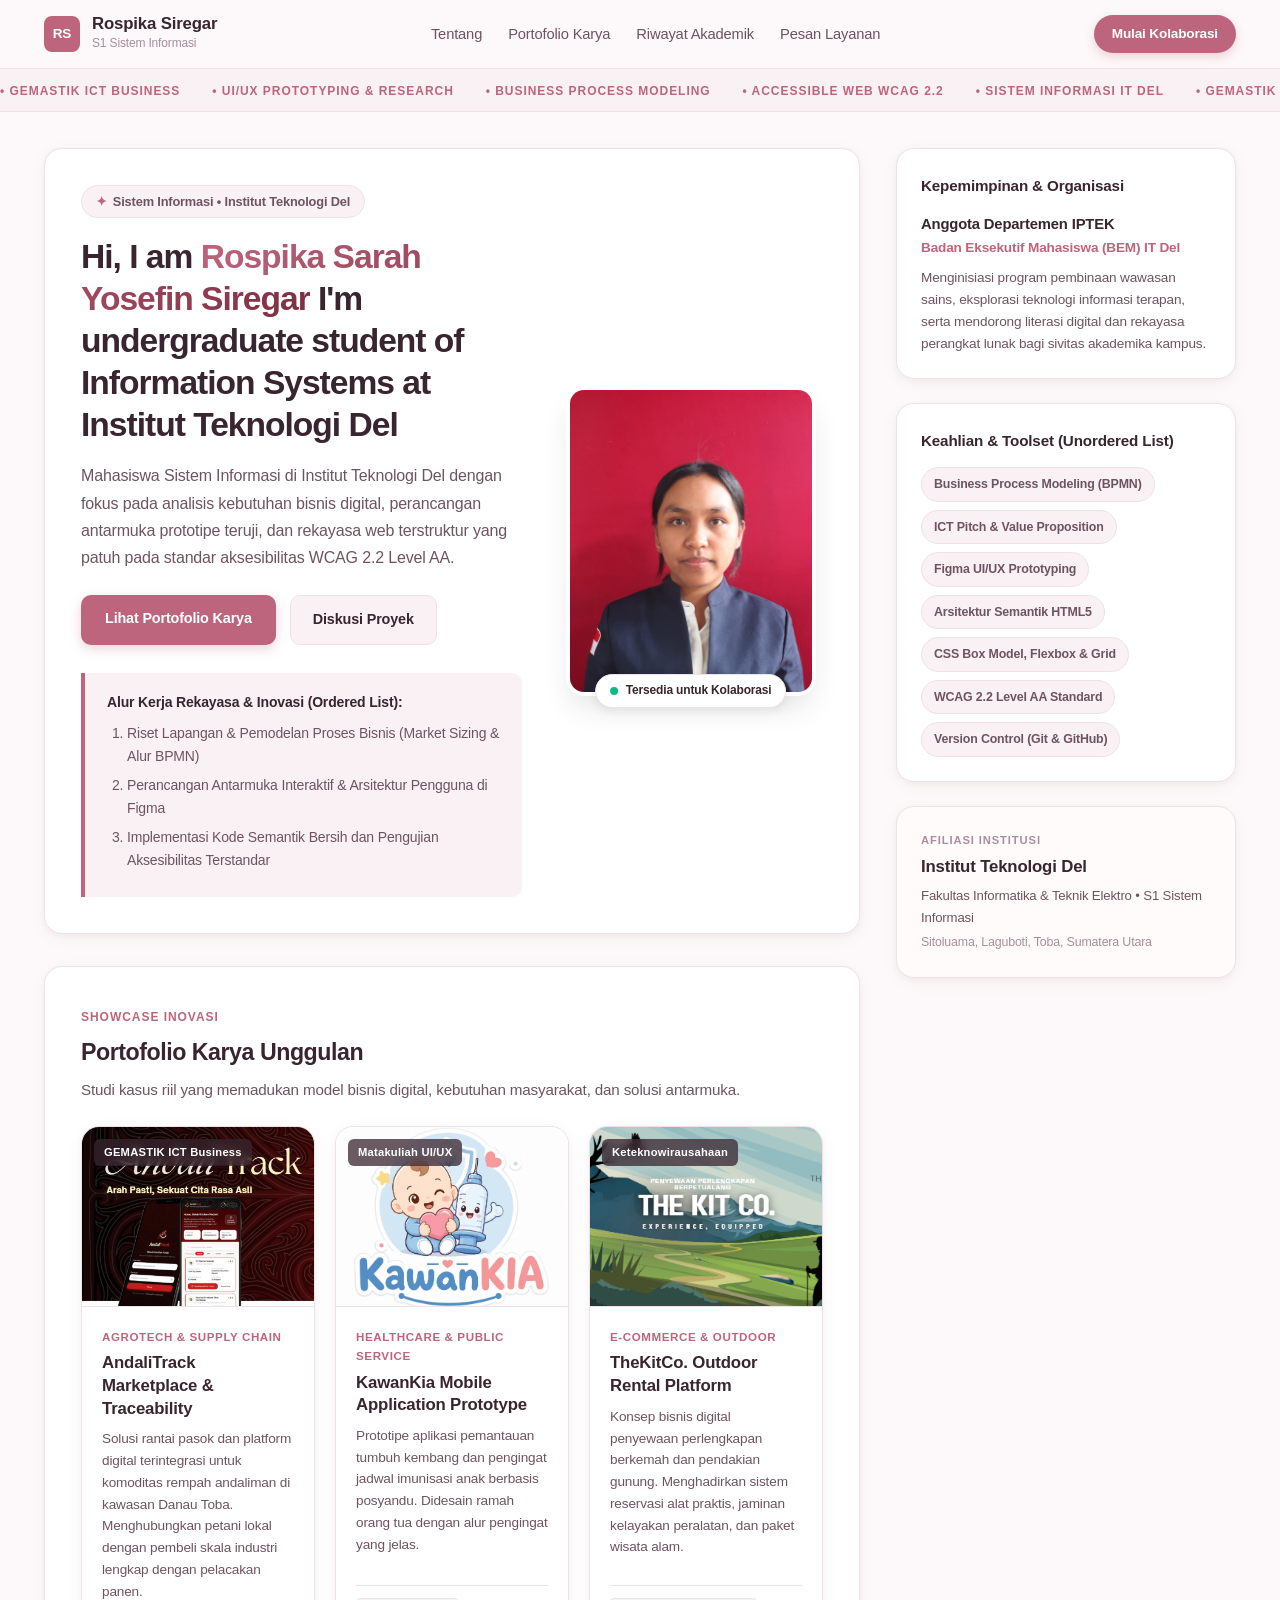
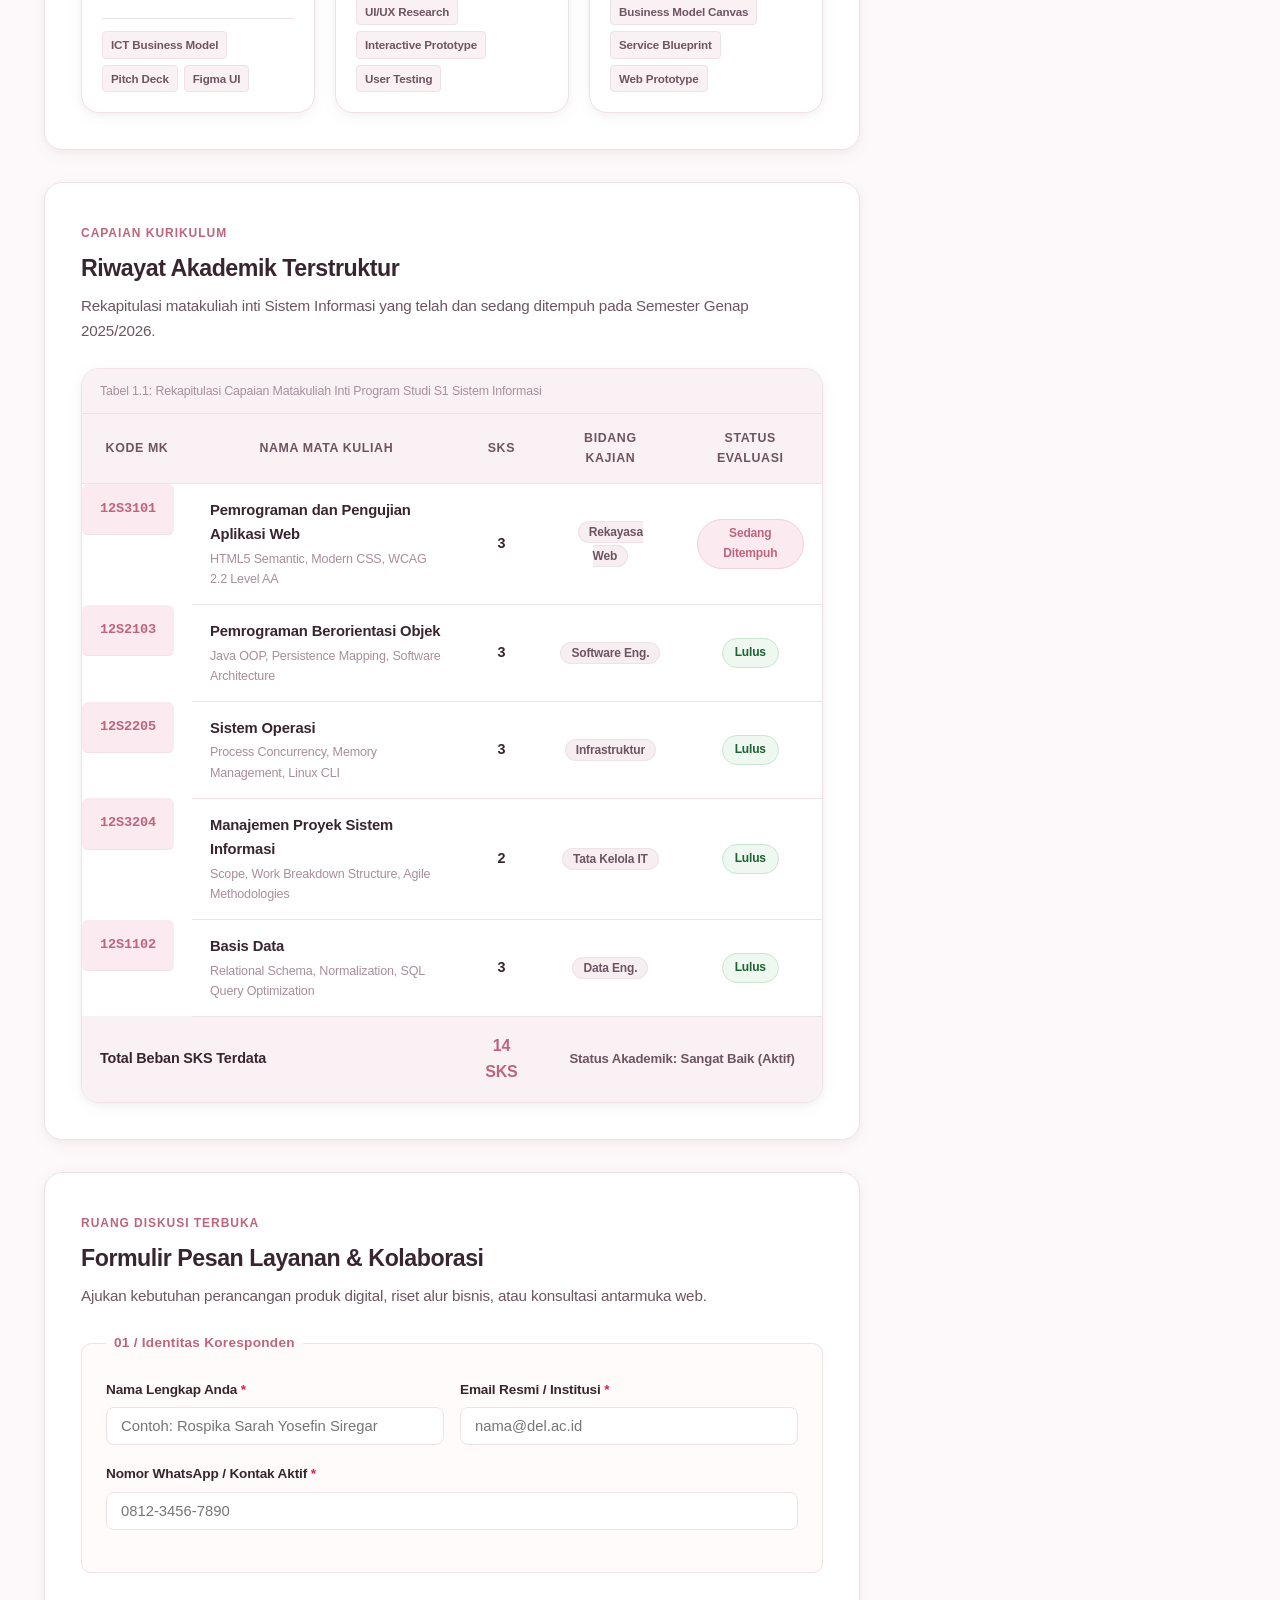
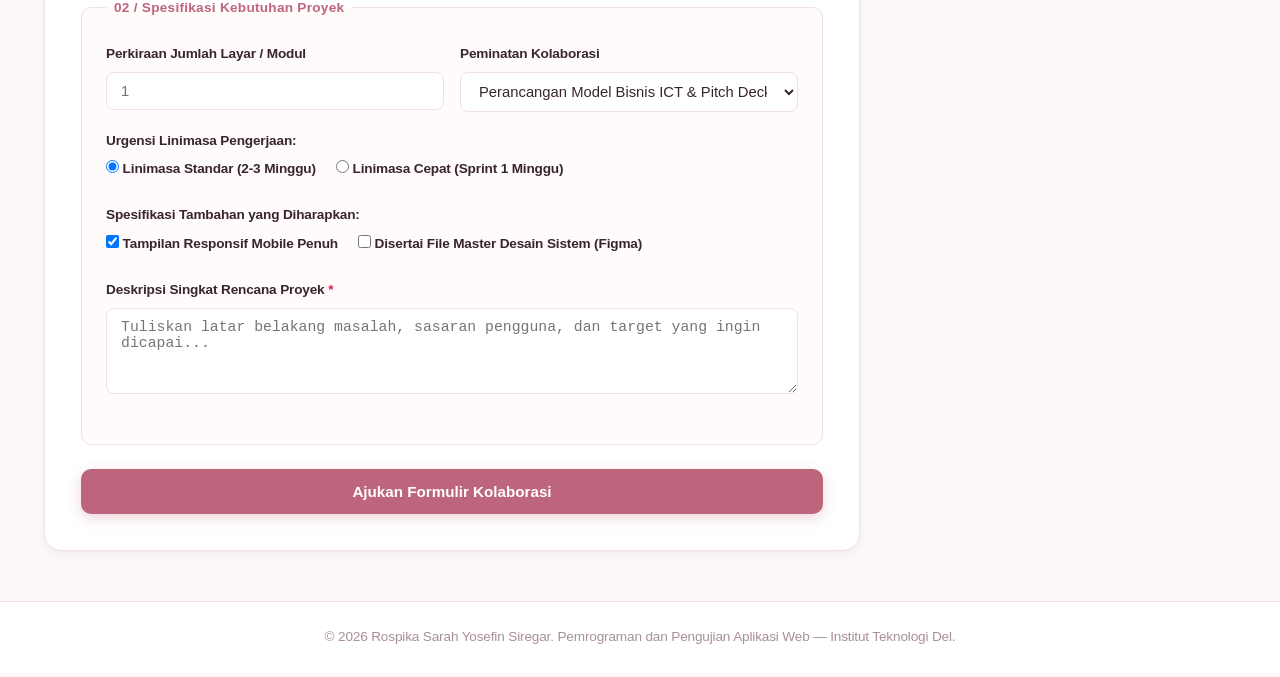
<file: Tugas mandiri/index.html>
<!DOCTYPE html>
<html lang="id">
<head>
  <meta charset="UTF-8">
  <meta name="viewport" content="width=device-width, initial-scale=1.0">
  <title>Rospika Sarah Yosefin Siregar | Portfolio Mahasiswa Sistem Informasi</title>
  <link rel="stylesheet" href="style.css">
</head>
<body>

  <!-- 1. Header & Navigasi Semantik -->
  <header class="navbar-wrapper">
    <div class="nav-container">
      <a href="#" class="brand-monogram">
        <span class="monogram-box">RS</span>
        <div class="brand-text">
          <span class="brand-name">Rospika Siregar</span>
          <span class="brand-role">S1 Sistem Informasi</span>
        </div>
      </a>
      <nav class="nav-links-area">
        <ul class="nav-list">
          <li><a href="#about">Tentang</a></li>
          <li><a href="#projects">Portofolio Karya</a></li>
          <li><a href="#akademik">Riwayat Akademik</a></li>
          <li><a href="#services">Pesan Layanan</a></li>
        </ul>
      </nav>
      <a href="#services" class="cta-pill-nav">Mulai Kolaborasi</a>
    </div>
  </header>

  <!-- Running Ticker Kreatif -->
  <div class="ticker-strip" aria-hidden="true">
    <div class="ticker-track">
      <span>&bull; GEMASTIK ICT BUSINESS</span>
      <span>&bull; UI/UX PROTOTYPING & RESEARCH</span>
      <span>&bull; BUSINESS PROCESS MODELING</span>
      <span>&bull; ACCESSIBLE WEB WCAG 2.2</span>
      <span>&bull; SISTEM INFORMASI IT DEL</span>
      <!-- Seamless loop duplicate -->
      <span>&bull; GEMASTIK ICT BUSINESS</span>
      <span>&bull; UI/UX PROTOTYPING & RESEARCH</span>
      <span>&bull; BUSINESS PROCESS MODELING</span>
      <span>&bull; ACCESSIBLE WEB WCAG 2.2</span>
      <span>&bull; SISTEM INFORMASI IT DEL</span>
    </div>
  </div>

  <!-- 2. Pembungkus Tata Letak Utama -->
  <div class="main-layout">
    
    <main>

      <!-- Section 1: Hero Section (Foto Profesional, Elevator Pitch, Metodologi) -->
      <section id="about" class="editorial-card hero-block">
        <div class="hero-text-side">
          <div class="role-badge">
            <span class="badge-sparkle">✦</span> Sistem Informasi &bull; Institut Teknologi Del
          </div>
          <h1 class="hero-headline">
            Hi, I am <span class="shimmer-text">Rospika Sarah Yosefin Siregar</span> I'm undergraduate student of Information Systems at Institut Teknologi Del
          </h1>
          <p class="hero-pitch">
            Mahasiswa Sistem Informasi di Institut Teknologi Del dengan fokus pada analisis kebutuhan bisnis digital, perancangan antarmuka prototipe teruji, dan rekayasa web terstruktur yang patuh pada standar aksesibilitas WCAG 2.2 Level AA.
          </p>

          <div class="hero-actions">
            <a href="#projects" class="btn-primary-action">Lihat Portofolio Karya</a>
            <a href="#services" class="btn-secondary-action">Diskusi Proyek</a>
          </div>

          <!-- Metodologi Rekayasa (Ordered List Wajib Modul) -->
          <div class="methodology-card">
            <h2 class="sub-heading-method">Alur Kerja Rekayasa & Inovasi (Ordered List):</h2>
            <ol class="workflow-steps">
              <li>Riset Lapangan & Pemodelan Proses Bisnis (Market Sizing & Alur BPMN)</li>
              <li>Perancangan Antarmuka Interaktif & Arsitektur Pengguna di Figma</li>
              <li>Implementasi Kode Semantik Bersih dan Pengujian Aksesibilitas Terstandar</li>
            </ol>
          </div>
        </div>

        <div class="hero-visual-side">
          <div class="portrait-container floating-portrait">
            <img src="profil.JPG" alt="Foto Profil Rospika Sarah Yosefin Siregar" class="portrait-image">
            <div class="status-floating-pill">
              <span class="status-dot-pulse"></span>
              <span>Tersedia untuk Kolaborasi</span>
            </div>
          </div>
        </div>
      </section>

      <!-- Section 2: Portofolio Karya (Galeri Kartu Showcase Interaktif) -->
      <section id="projects" class="editorial-card interactive-hover">
        <div class="section-intro">
          <span class="section-kicker">Showcase Inovasi</span>
          <h2 class="section-title">Portofolio Karya Unggulan</h2>
          <p class="section-summary">Studi kasus riil yang memadukan model bisnis digital, kebutuhan masyarakat, dan solusi antarmuka.</p>
        </div>

        <!-- Grid 3 Kartu Portofolio -->
        <div class="showcase-grid">
          
          <!-- Card 1: AndaliTrack (GEMASTIK ICT Business) -->
          <article class="project-showcase-card">
    <div class="card-image-wrap">
      <img src="andalitrack.png" alt="Preview AndaliTrack" class="card-project-img">
      <span class="card-badge-overlay">GEMASTIK ICT Business</span>
    </div>
    <div class="card-content-body">
      <span class="domain-tag">Agrotech & Supply Chain</span>
      <h3 class="card-heading-title">AndaliTrack Marketplace & Traceability</h3>
      <p class="card-description">
        Solusi rantai pasok dan platform digital terintegrasi untuk komoditas rempah andaliman di kawasan Danau Toba. Menghubungkan petani lokal dengan pembeli skala industri lengkap dengan pelacakan panen.
      </p>
      <div class="tech-stack-row">
        <span>ICT Business Model</span>
        <span>Pitch Deck</span>
        <span>Figma UI</span>
      </div>
    </div>
  </article>

          <!-- Card 2: KawanKia (UI/UX Imunisasi Anak) -->
          <article class="project-showcase-card">
    <div class="card-image-wrap">
      <img src="kawankia.jpg" alt="Preview KawanKia" class="card-project-img">
      <span class="card-badge-overlay">Matakuliah UI/UX</span>
    </div>
    <div class="card-content-body">
      <span class="domain-tag">Healthcare & Public Service</span>
      <h3 class="card-heading-title">KawanKia Mobile Application Prototype</h3>
      <p class="card-description">
        Prototipe aplikasi pemantauan tumbuh kembang dan pengingat jadwal imunisasi anak berbasis posyandu. Didesain ramah orang tua dengan alur pengingat yang jelas.
      </p>
      <div class="tech-stack-row">
        <span>UI/UX Research</span>
        <span>Interactive Prototype</span>
        <span>User Testing</span>
      </div>
    </div>
  </article>

          <!-- Card 3: TheKitCo. (Keteknowirausahaan) -->
          <article class="project-showcase-card">
    <div class="card-image-wrap">
      <img src="thekitco.png" alt="Preview TheKitCo" class="card-project-img">
      <span class="card-badge-overlay">Keteknowirausahaan</span>
    </div>
    <div class="card-content-body">
      <span class="domain-tag">E-Commerce & Outdoor</span>
      <h3 class="card-heading-title">TheKitCo. Outdoor Rental Platform</h3>
      <p class="card-description">
        Konsep bisnis digital penyewaan perlengkapan berkemah dan pendakian gunung. Menghadirkan sistem reservasi alat praktis, jaminan kelayakan peralatan, dan paket wisata alam.
      </p>
      <div class="tech-stack-row">
        <span>Business Model Canvas</span>
        <span>Service Blueprint</span>
        <span>Web Prototype</span>
      </div>
    </div>
  </article>

        </div>
      </section>

      <!-- Section 3: Riwayat Akademik (Tabel Semantik Baru & Elegan) -->
      <section id="akademik" class="editorial-card interactive-hover">
        <div class="section-intro">
          <span class="section-kicker">Capaian Kurikulum</span>
          <h2 class="section-title">Riwayat Akademik Terstruktur</h2>
          <p class="section-summary">Rekapitulasi matakuliah inti Sistem Informasi yang telah dan sedang ditempuh pada Semester Genap 2025/2026.</p>
        </div>

        <div class="table-card-wrapper">
          <div class="table-scroll-layer">
            <table class="academic-table">
              <caption>Tabel 1.1: Rekapitulasi Capaian Matakuliah Inti Program Studi S1 Sistem Informasi</caption>
              <thead>
                <tr>
                  <th scope="col" class="th-code">Kode MK</th>
                  <th scope="col">Nama Mata Kuliah</th>
                  <th scope="col" class="text-center">SKS</th>
                  <th scope="col" class="text-center">Bidang Kajian</th>
                  <th scope="col" class="text-center">Status Evaluasi</th>
                </tr>
              </thead>
              <tbody>
                <tr>
                  <th scope="row" class="code-badge">12S3101</th>
                  <td>
                    <div class="subject-title">Pemrograman dan Pengujian Aplikasi Web</div>
                    <div class="subject-sub">HTML5 Semantic, Modern CSS, WCAG 2.2 Level AA</div>
                  </td>
                  <td class="text-center bold-sks">3</td>
                  <td class="text-center"><span class="category-pill">Rekayasa Web</span></td>
                  <td class="text-center"><span class="status-badge-progress">Sedang Ditempuh</span></td>
                </tr>
                <tr>
                  <th scope="row" class="code-badge">12S2103</th>
                  <td>
                    <div class="subject-title">Pemrograman Berorientasi Objek</div>
                    <div class="subject-sub">Java OOP, Persistence Mapping, Software Architecture</div>
                  </td>
                  <td class="text-center bold-sks">3</td>
                  <td class="text-center"><span class="category-pill">Software Eng.</span></td>
                  <td class="text-center"><span class="status-badge-success">Lulus</span></td>
                </tr>
                <tr>
                  <th scope="row" class="code-badge">12S2205</th>
                  <td>
                    <div class="subject-title">Sistem Operasi</div>
                    <div class="subject-sub">Process Concurrency, Memory Management, Linux CLI</div>
                  </td>
                  <td class="text-center bold-sks">3</td>
                  <td class="text-center"><span class="category-pill">Infrastruktur</span></td>
                  <td class="text-center"><span class="status-badge-success">Lulus</span></td>
                </tr>
                <tr>
                  <th scope="row" class="code-badge">12S3204</th>
                  <td>
                    <div class="subject-title">Manajemen Proyek Sistem Informasi</div>
                    <div class="subject-sub">Scope, Work Breakdown Structure, Agile Methodologies</div>
                  </td>
                  <td class="text-center bold-sks">2</td>
                  <td class="text-center"><span class="category-pill">Tata Kelola IT</span></td>
                  <td class="text-center"><span class="status-badge-success">Lulus</span></td>
                </tr>
                <tr>
                  <th scope="row" class="code-badge">12S1102</th>
                  <td>
                    <div class="subject-title">Basis Data</div>
                    <div class="subject-sub">Relational Schema, Normalization, SQL Query Optimization</div>
                  </td>
                  <td class="text-center bold-sks">3</td>
                  <td class="text-center"><span class="category-pill">Data Eng.</span></td>
                  <td class="text-center"><span class="status-badge-success">Lulus</span></td>
                </tr>
              </tbody>
              <tfoot>
                <tr>
                  <td colspan="2" class="tfoot-label">Total Beban SKS Terdata</td>
                  <td class="text-center tfoot-val">14 SKS</td>
                  <td colspan="2" class="text-center tfoot-sub">Status Akademik: Sangat Baik (Aktif)</td>
                </tr>
              </tfoot>
            </table>
          </div>
        </div>
      </section>

      <!-- Section 4: Formulir Pemesanan Layanan / Konsultasi -->
      <section id="services" class="editorial-card interactive-hover">
        <div class="section-intro">
          <span class="section-kicker">Ruang Diskusi Terbuka</span>
          <h2 class="section-title">Formulir Pesan Layanan & Kolaborasi</h2>
          <p class="section-summary">Ajukan kebutuhan perancangan produk digital, riset alur bisnis, atau konsultasi antarmuka web.</p>
        </div>

        <form class="consultation-form" action="#" method="POST">
          
          <!-- Fieldset 1 -->
          <fieldset class="clean-fieldset">
            <legend>01 / Identitas Koresponden</legend>

            <div class="grid-form-row">
              <div class="form-control-item">
                <label for="fullName">Nama Lengkap Anda <span class="required-indicator">*</span></label>
                <input type="text" id="fullName" name="fullName" class="form-text-input" required placeholder="Contoh: Rospika Sarah Yosefin Siregar">
              </div>

              <div class="form-control-item">
                <label for="userEmail">Email Resmi / Institusi <span class="required-indicator">*</span></label>
                <input type="email" id="userEmail" name="userEmail" class="form-text-input" required placeholder="nama@del.ac.id">
              </div>
            </div>

            <div class="form-control-item">
              <label for="userPhone">Nomor WhatsApp / Kontak Aktif <span class="required-indicator">*</span></label>
              <input type="tel" id="userPhone" name="userPhone" class="form-text-input" required placeholder="0812-3456-7890">
            </div>
          </fieldset>

          <!-- Fieldset 2 -->
          <fieldset class="clean-fieldset">
            <legend>02 / Spesifikasi Kebutuhan Proyek</legend>

            <div class="grid-form-row">
              <div class="form-control-item">
                <label for="pageScope">Perkiraan Jumlah Layar / Modul</label>
                <input type="number" id="pageScope" name="pageScope" class="form-text-input" min="1" max="30" placeholder="1">
              </div>

              <div class="form-control-item">
                <label for="serviceCategory">Peminatan Kolaborasi</label>
                <select id="serviceCategory" name="serviceCategory" class="form-text-input">
                  <option value="ict-business">Perancangan Model Bisnis ICT & Pitch Deck</option>
                  <option value="uiux-prototype">UI/UX Prototyping & Riset Pengguna (Figma)</option>
                  <option value="accessible-web">Frontend Semantik HTML5 & Aksesibilitas WCAG</option>
                </select>
              </div>
            </div>

            <div class="form-control-item">
              <span class="label-heading">Urgensi Linimasa Pengerjaan:</span>
              <div class="inline-options-wrap">
                <label class="custom-radio-label">
                  <input type="radio" name="projectTimeline" value="normal" checked> Linimasa Standar (2-3 Minggu)
                </label>
                <label class="custom-radio-label">
                  <input type="radio" name="projectTimeline" value="express"> Linimasa Cepat (Sprint 1 Minggu)
                </label>
              </div>
            </div>

            <div class="form-control-item">
              <span class="label-heading">Spesifikasi Tambahan yang Diharapkan:</span>
              <div class="inline-options-wrap">
                <label class="custom-check-label">
                  <input type="checkbox" name="reqResponsive" value="yes" checked> Tampilan Responsif Mobile Penuh
                </label>
                <label class="custom-check-label">
                  <input type="checkbox" name="reqFigma" value="yes"> Disertai File Master Desain Sistem (Figma)
                </label>
              </div>
            </div>

            <div class="form-control-item">
              <label for="projectDetails">Deskripsi Singkat Rencana Proyek <span class="required-indicator">*</span></label>
              <textarea id="projectDetails" name="projectDetails" rows="4" class="form-text-input" required placeholder="Tuliskan latar belakang masalah, sasaran pengguna, dan target yang ingin dicapai..."></textarea>
            </div>
          </fieldset>

          <button type="submit" class="submit-button">Ajukan Formulir Kolaborasi</button>
        </form>
      </section>

    </main>

    <!-- 3. Sidebar Semantik (Aside): BEM IPTEK & Keahlian Teknis (Unordered List) -->
    <aside class="sidebar-column">
      
      <!-- Widget Organisasi: BEM IT Del IPTEK -->
      <div class="aside-panel-card interactive-hover">
        <h3 class="panel-heading">Kepemimpinan & Organisasi</h3>
        <div class="org-item">
          <div class="org-role">Anggota Departemen IPTEK</div>
          <div class="org-name">Badan Eksekutif Mahasiswa (BEM) IT Del</div>
          <p class="org-desc">
            Menginisiasi program pembinaan wawasan sains, eksplorasi teknologi informasi terapan, serta mendorong literasi digital dan rekayasa perangkat lunak bagi sivitas akademika kampus.
          </p>
        </div>
      </div>

      <!-- Widget Keahlian Teknis (Unordered List Wajib Modul) -->
      <div class="aside-panel-card interactive-hover">
        <h3 class="panel-heading">Keahlian & Toolset (Unordered List)</h3>
        <ul class="skills-pill-list">
          <li>Business Process Modeling (BPMN)</li>
          <li>ICT Pitch & Value Proposition</li>
          <li>Figma UI/UX Prototyping</li>
          <li>Arsitektur Semantik HTML5</li>
          <li>CSS Box Model, Flexbox & Grid</li>
          <li>WCAG 2.2 Level AA Standard</li>
          <li>Version Control (Git & GitHub)</li>
        </ul>
      </div>

      <!-- Widget Afiliasi Akademik -->
      <div class="aside-panel-card highlight-panel">
        <div class="badge-mini">Afiliasi Institusi</div>
        <div class="inst-title">Institut Teknologi Del</div>
        <p class="inst-sub">Fakultas Informatika & Teknik Elektro &bull; S1 Sistem Informasi</p>
        <p class="inst-loc">Sitoluama, Laguboti, Toba, Sumatera Utara</p>
      </div>

    </aside>

  </div>

  <!-- 4. Footer Semantik -->
  <footer class="site-footer">
    <div class="footer-content">
      <p>&copy; 2026 Rospika Sarah Yosefin Siregar. Pemrograman dan Pengujian Aplikasi Web — Institut Teknologi Del.</p>
    </div>
  </footer>

</body>
</html>
</file>
<file: Tugas mandiri/style.css>
/* ==========================================================
   1. THE CSS BOX MODEL & UNIVERSAL RESET (WAJIB MODUL)
   ========================================================== */
*, *::before, *::after {
  box-sizing: border-box;
  margin: 0;
  padding: 0;
}

/* ==========================================================
   2. PALET WARNA 60-30-10: SOFT PINK PASTEL / DUSTY ROSE
   ========================================================== */
:root {
  /* 60% Dominan Netral (Soft Blush & Warm White) */
  --bg-sand: #fdf8f9;
  --bg-card: #ffffff;
  
  /* 30% Tipografi & Struktur (Plum Gelap & Soft Rose Border) */
  --text-primary: #38252f;      /* Plum arang tegas untuk keterbacaan judul */
  --text-secondary: #6e5461;    /* Plum medium lembut untuk teks */
  --text-light: #a88e9c;        /* Aksen teks sekunder & kode */
  --border-delicate: #f0e1e6;   /* Border pink pastel sangat lembut */
  --card-subtle: #faf1f4;       /* Latar blok sekunder */
  
  /* 10% Aksen Aksi (Warm Dusty Rose / Mauve Pink) */
  --accent-action: #bd657c;
  --accent-action-hover: #a35066;
  --accent-tint: #fbeaf0;
  --accent-tag-border: #f4cfdc;
  
  /* Radius & Bayangan Lembut */
  --radius-card: 18px;
  --radius-input: 10px;
  --shadow-warm: 0 4px 20px -2px rgba(56, 37, 47, 0.05), 0 2px 6px rgba(56, 37, 47, 0.03);
}

body {
  font-family: -apple-system, BlinkMacSystemFont, "Segoe UI", Roboto, "Helvetica Neue", sans-serif;
  background-color: var(--bg-sand);
  color: var(--text-primary);
  line-height: 1.65;
  letter-spacing: -0.01em;
  overflow-x: hidden;
}

/* ==========================================================
   3. NAVBAR ELEGAN & RUNNING TEXT
   ========================================================== */
.navbar-wrapper {
  position: sticky;
  top: 0;
  z-index: 1000;
  background-color: rgba(253, 248, 249, 0.94);
  backdrop-filter: blur(12px);
  border-bottom: 1px solid var(--border-delicate);
}

.nav-container {
  max-width: 1240px;
  margin: 0 auto;
  padding: 14px 24px;
  display: flex;
  align-items: center;
  justify-content: space-between;
}

.brand-monogram {
  display: flex;
  align-items: center;
  gap: 12px;
  text-decoration: none;
}

.monogram-box {
  background-color: var(--accent-action);
  color: #ffffff;
  font-size: 0.85rem;
  font-weight: 700;
  width: 36px;
  height: 36px;
  display: flex;
  align-items: center;
  justify-content: center;
  border-radius: 8px;
  transition: transform 0.3s ease;
}

.brand-monogram:hover .monogram-box {
  transform: rotate(6deg) scale(1.05);
}

.brand-text {
  display: flex;
  flex-direction: column;
}

.brand-name {
  font-weight: 700;
  font-size: 1.05rem;
  color: var(--text-primary);
  line-height: 1.2;
}

.brand-role {
  font-size: 0.75rem;
  color: var(--text-light);
  font-weight: 500;
}

.nav-links-area ul {
  display: flex;
  list-style: none;
  gap: 26px;
}

.nav-links-area a {
  text-decoration: none;
  color: var(--text-secondary);
  font-size: 0.92rem;
  font-weight: 500;
  position: relative;
  transition: color 0.2s ease;
}

.nav-links-area a::after {
  content: "";
  position: absolute;
  bottom: -4px;
  left: 0;
  width: 0%;
  height: 2px;
  background-color: var(--accent-action);
  transition: width 0.25s ease;
}

.nav-links-area a:hover {
  color: var(--accent-action);
}

.nav-links-area a:hover::after {
  width: 100%;
}

.cta-pill-nav {
  text-decoration: none;
  background-color: var(--accent-action);
  color: #ffffff;
  padding: 8px 18px;
  border-radius: 999px;
  font-size: 0.85rem;
  font-weight: 600;
  box-shadow: 0 4px 10px rgba(189, 101, 124, 0.25);
  transition: background-color 0.2s ease, transform 0.2s ease;
}

.cta-pill-nav:hover {
  background-color: var(--accent-action-hover);
  transform: translateY(-2px);
}

/* Running Ticker */
.ticker-strip {
  background-color: var(--card-subtle);
  border-bottom: 1px solid var(--border-delicate);
  padding: 8px 0;
  overflow: hidden;
  white-space: nowrap;
  user-select: none;
}

.ticker-track {
  display: inline-flex;
  gap: 32px;
  font-size: 0.75rem;
  font-weight: 700;
  letter-spacing: 0.08em;
  color: var(--accent-action);
  animation: scrollTicker 24s linear infinite;
}

.ticker-strip:hover .ticker-track {
  animation-play-state: paused;
}

@keyframes scrollTicker {
  0% { transform: translateX(0); }
  100% { transform: translateX(-50%); }
}

/* ==========================================================
   4. TATA LETAK UTAMA (CSS GRID)
   ========================================================== */
.main-layout {
  max-width: 1240px;
  margin: 36px auto;
  padding: 0 24px;
  display: grid;
  grid-template-columns: 1fr 340px;
  gap: 36px;
  align-items: start;
}

main {
  display: flex;
  flex-direction: column;
  gap: 32px;
}

.sidebar-column {
  display: flex;
  flex-direction: column;
  gap: 24px;
}

/* ==========================================================
   5. EDITORIAL CARD DESIGN & HOVER
   ========================================================== */
.editorial-card {
  background-color: var(--bg-card);
  border: 1px solid var(--border-delicate);
  border-radius: var(--radius-card);
  padding: 36px;
  box-shadow: var(--shadow-warm);
  transition: transform 0.3s ease, box-shadow 0.3s ease;
}

.interactive-hover:hover {
  transform: translateY(-3px);
  box-shadow: 0 10px 28px -4px rgba(189, 101, 124, 0.12);
}

.section-intro {
  margin-bottom: 24px;
}

.section-kicker {
  font-size: 0.75rem;
  font-weight: 700;
  text-transform: uppercase;
  letter-spacing: 0.08em;
  color: var(--accent-action);
}

.section-title {
  font-size: 1.45rem;
  font-weight: 700;
  color: var(--text-primary);
  margin-top: 4px;
  letter-spacing: -0.02em;
}

.section-summary {
  font-size: 0.95rem;
  color: var(--text-secondary);
  margin-top: 6px;
}

/* ==========================================================
   6. HERO SECTION
   ========================================================== */
.hero-block {
  display: grid;
  grid-template-columns: 1.25fr 0.75fr;
  gap: 36px;
  align-items: center;
}

.role-badge {
  display: inline-flex;
  align-items: center;
  gap: 6px;
  background-color: var(--card-subtle);
  color: var(--text-secondary);
  font-size: 0.8rem;
  font-weight: 600;
  padding: 5px 14px;
  border-radius: 999px;
  margin-bottom: 18px;
  border: 1px solid var(--border-delicate);
}

.badge-sparkle {
  color: var(--accent-action);
}

.hero-headline {
  font-size: 2.1rem;
  line-height: 1.25;
  font-weight: 800;
  color: var(--text-primary);
  letter-spacing: -0.03em;
  margin-bottom: 16px;
}

.shimmer-text {
  background: linear-gradient(120deg, #bd657c 0%, #802f43 50%, #bd657c 100%);
  background-size: 200% auto;
  -webkit-background-clip: text;
  -webkit-text-fill-color: transparent;
  animation: shimmerGradient 4s ease-in-out infinite alternate;
}

@keyframes shimmerGradient {
  0% { background-position: 0% 50%; }
  100% { background-position: 100% 50%; }
}

.hero-pitch {
  font-size: 1rem;
  color: var(--text-secondary);
  line-height: 1.7;
  margin-bottom: 24px;
}

.hero-actions {
  display: flex;
  gap: 14px;
  margin-bottom: 28px;
}

.btn-primary-action {
  text-decoration: none;
  background-color: var(--accent-action);
  color: #ffffff;
  font-size: 0.9rem;
  font-weight: 600;
  padding: 12px 24px;
  border-radius: var(--radius-input);
  box-shadow: 0 4px 12px rgba(189, 101, 124, 0.28);
  transition: all 0.25s ease;
}

.btn-primary-action:hover {
  background-color: var(--accent-action-hover);
  transform: translateY(-2px);
  box-shadow: 0 8px 18px rgba(189, 101, 124, 0.35);
}

.btn-secondary-action {
  text-decoration: none;
  background-color: var(--card-subtle);
  color: var(--text-primary);
  border: 1px solid var(--border-delicate);
  font-size: 0.9rem;
  font-weight: 600;
  padding: 12px 22px;
  border-radius: var(--radius-input);
  transition: background-color 0.2s ease, transform 0.2s ease;
}

.btn-secondary-action:hover {
  background-color: #f6e6ec;
  transform: translateY(-2px);
}

.methodology-card {
  background-color: var(--card-subtle);
  border-left: 4px solid var(--accent-action);
  padding: 18px 22px;
  border-radius: 0 var(--radius-input) var(--radius-input) 0;
}

.sub-heading-method {
  font-size: 0.875rem;
  font-weight: 700;
  color: var(--text-primary);
  margin-bottom: 8px;
}

.workflow-steps {
  padding-left: 20px;
  font-size: 0.875rem;
  color: var(--text-secondary);
}

.workflow-steps li {
  margin-bottom: 6px;
}

/* Portrait Visual Hero */
.hero-visual-side {
  display: flex;
  justify-content: center;
}

.portrait-container {
  position: relative;
  width: 250px;
  height: 310px;
  background-color: var(--card-subtle);
  border-radius: var(--radius-card);
}

.floating-portrait {
  animation: floatMotion 5s ease-in-out infinite;
}

@keyframes floatMotion {
  0%, 100% { transform: translateY(0px); }
  50% { transform: translateY(-8px); }
}

.portrait-image {
  display: block;
  width: 100%;
  height: 100%;
  object-fit: cover;
  object-position: center top;
  border-radius: var(--radius-card);
  border: 4px solid #ffffff;
  box-shadow: 0 16px 30px -8px rgba(56, 37, 47, 0.15);
  background-color: var(--card-subtle);
}

.status-floating-pill {
  position: absolute;
  bottom: -12px;
  left: 50%;
  transform: translateX(-50%);
  background-color: #ffffff;
  border: 1px solid var(--border-delicate);
  padding: 6px 14px;
  border-radius: 999px;
  display: flex;
  align-items: center;
  gap: 8px;
  font-size: 0.75rem;
  font-weight: 600;
  color: var(--text-primary);
  white-space: nowrap;
  box-shadow: 0 4px 10px rgba(56, 37, 47, 0.08);
}

.status-dot-pulse {
  width: 8px;
  height: 8px;
  border-radius: 50%;
  background-color: #10b981;
  box-shadow: 0 0 0 0 rgba(16, 185, 129, 0.7);
  animation: pulseGreen 2s infinite;
}

@keyframes pulseGreen {
  0% { box-shadow: 0 0 0 0 rgba(16, 185, 129, 0.6); }
  70% { box-shadow: 0 0 0 7px rgba(16, 185, 129, 0); }
  100% { box-shadow: 0 0 0 0 rgba(16, 185, 129, 0); }
}

/* ==========================================================
   7. GALERI KARTU PORTOFOLIO KARYA (CSS GRID MODERN & GAMBAR)
   ========================================================== */
.showcase-grid {
  display: grid;
  grid-template-columns: repeat(3, 1fr);
  gap: 20px;
}

.project-showcase-card {
  background-color: #ffffff;
  border: 1px solid var(--border-delicate);
  border-radius: var(--radius-card);
  overflow: hidden;
  display: flex;
  flex-direction: column;
  box-shadow: var(--shadow-warm);
  transition: transform 0.25s ease, box-shadow 0.25s ease;
}

.project-showcase-card:hover {
  transform: translateY(-4px);
  box-shadow: 0 12px 24px -4px rgba(189, 101, 124, 0.18);
}

.card-image-wrap {
  position: relative;
  width: 100%;
  height: 180px;
  overflow: hidden;
  background-color: var(--card-subtle);
  border-bottom: 1px solid var(--border-delicate);
}

.card-project-img {
  width: 100%;
  height: 100%;
  object-fit: cover;
  object-position: center;
  transition: transform 0.3s ease;
}

.project-showcase-card:hover .card-project-img {
  transform: scale(1.05);
}

.card-badge-overlay {
  position: absolute;
  top: 12px;
  left: 12px;
  background: rgba(56, 37, 47, 0.75);
  backdrop-filter: blur(4px);
  color: #ffffff;
  font-size: 0.7rem;
  font-weight: 700;
  padding: 4px 10px;
  border-radius: 6px;
  letter-spacing: 0.02em;
}

.card-content-body {
  padding: 20px;
  display: flex;
  flex-direction: column;
  flex-grow: 1;
}

.domain-tag {
  font-size: 0.725rem;
  font-weight: 700;
  text-transform: uppercase;
  letter-spacing: 0.05em;
  color: var(--accent-action);
  margin-bottom: 6px;
}

.card-heading-title {
  font-size: 1.05rem;
  font-weight: 700;
  color: var(--text-primary);
  margin-bottom: 8px;
  line-height: 1.35;
}

.card-description {
  font-size: 0.85rem;
  color: var(--text-secondary);
  line-height: 1.6;
  margin-bottom: 16px;
  flex-grow: 1;
}

.tech-stack-row {
  display: flex;
  flex-wrap: wrap;
  gap: 6px;
  border-top: 1px solid var(--border-delicate);
  padding-top: 12px;
}

.tech-stack-row span {
  background-color: var(--card-subtle);
  color: var(--text-secondary);
  font-size: 0.725rem;
  font-weight: 600;
  padding: 3px 8px;
  border-radius: 4px;
  border: 1px solid var(--border-delicate);
}

/* ==========================================================
   8. TABEL RIWAYAT AKADEMIK
   ========================================================== */
.table-card-wrapper {
  background-color: #ffffff;
  border: 1px solid var(--border-delicate);
  border-radius: var(--radius-card);
  overflow: hidden;
  box-shadow: var(--shadow-warm);
}

.table-scroll-layer {
  overflow-x: auto;
}

.academic-table {
  width: 100%;
  border-collapse: collapse;
  font-size: 0.9rem;
}

.academic-table caption {
  font-size: 0.775rem;
  color: var(--text-light);
  text-align: left;
  padding: 12px 18px;
  background-color: var(--card-subtle);
  border-bottom: 1px solid var(--border-delicate);
}

.academic-table th, .academic-table td {
  padding: 14px 18px;
  border-bottom: 1px solid var(--border-delicate);
  vertical-align: middle;
}

.academic-table thead th {
  background-color: var(--card-subtle);
  font-size: 0.775rem;
  font-weight: 700;
  text-transform: uppercase;
  letter-spacing: 0.05em;
  color: var(--text-secondary);
}

.th-code {
  width: 110px;
}

.code-badge {
  font-family: monospace;
  font-weight: 700;
  color: var(--accent-action);
  background-color: var(--accent-tint);
  padding: 4px 8px;
  border-radius: 6px;
  display: inline-block;
  font-size: 0.85rem;
}

.subject-title {
  font-weight: 700;
  color: var(--text-primary);
  font-size: 0.925rem;
}

.subject-sub {
  font-size: 0.785rem;
  color: var(--text-light);
  margin-top: 2px;
}

.bold-sks {
  font-weight: 700;
  color: var(--text-primary);
}

.category-pill {
  background-color: #f7eef2;
  color: var(--text-secondary);
  font-size: 0.75rem;
  font-weight: 600;
  padding: 3px 10px;
  border-radius: 999px;
  border: 1px solid var(--border-delicate);
}

.status-badge-success {
  background-color: #eef7f0;
  color: #1b6330;
  border: 1px solid #c8e7cf;
  font-size: 0.75rem;
  font-weight: 700;
  padding: 4px 12px;
  border-radius: 999px;
  display: inline-block;
}

.status-badge-progress {
  background-color: var(--accent-tint);
  color: var(--accent-action);
  border: 1px solid var(--accent-tag-border);
  font-size: 0.75rem;
  font-weight: 700;
  padding: 4px 12px;
  border-radius: 999px;
  display: inline-block;
}

.text-center {
  text-align: center;
}

.academic-table tfoot td {
  background-color: var(--card-subtle);
  padding: 16px 18px;
  border-bottom: none;
}

.tfoot-label {
  font-weight: 700;
  color: var(--text-primary);
}

.tfoot-val {
  font-weight: 800;
  font-size: 1rem;
  color: var(--accent-action);
}

.tfoot-sub {
  font-size: 0.825rem;
  font-weight: 600;
  color: var(--text-secondary);
}

/* ==========================================================
   9. FORMULIR BERSIH & WCAG FOCUS STATE
   ========================================================== */
.clean-fieldset {
  border: 1px solid var(--border-delicate);
  border-radius: var(--radius-input);
  padding: 24px;
  margin-bottom: 24px;
  background-color: #fffbfa;
}

.clean-fieldset legend {
  font-size: 0.85rem;
  font-weight: 700;
  color: var(--accent-action);
  padding: 0 8px;
  letter-spacing: 0.02em;
}

.grid-form-row {
  display: flex;
  gap: 16px;
}

.form-control-item {
  margin-bottom: 18px;
  flex: 1;
}

.form-control-item label, .label-heading {
  display: block;
  font-size: 0.85rem;
  font-weight: 600;
  margin-bottom: 6px;
  color: var(--text-primary);
}

.required-indicator {
  color: #e11d48;
}

.form-text-input {
  width: 100%;
  padding: 10px 14px;
  font-size: 0.925rem;
  border: 1px solid var(--border-delicate);
  border-radius: 8px;
  background-color: #ffffff;
  color: var(--text-primary);
  transition: border-color 0.2s, box-shadow 0.2s;
}

.form-text-input:focus {
  outline: none;
  border-color: var(--accent-action);
  box-shadow: 0 0 0 3.5px rgba(189, 101, 124, 0.22);
}

.inline-options-wrap {
  display: flex;
  gap: 20px;
  margin-top: 6px;
}

.custom-radio-label, .custom-check-label {
  display: inline-flex;
  align-items: center;
  gap: 8px;
  font-size: 0.85rem;
  font-weight: 500;
  color: var(--text-secondary);
  cursor: pointer;
}

.submit-button {
  width: 100%;
  background-color: var(--accent-action);
  color: #ffffff;
  border: none;
  padding: 14px;
  border-radius: var(--radius-input);
  font-size: 0.95rem;
  font-weight: 700;
  cursor: pointer;
  box-shadow: 0 4px 14px rgba(189, 101, 124, 0.28);
  transition: background-color 0.2s ease, transform 0.15s ease, box-shadow 0.2s ease;
}

.submit-button:hover {
  background-color: var(--accent-action-hover);
  transform: translateY(-2px);
  box-shadow: 0 8px 18px rgba(189, 101, 124, 0.35);
}

/* ==========================================================
   10. SIDEBAR
   ========================================================== */
.aside-panel-card {
  background-color: var(--bg-card);
  border: 1px solid var(--border-delicate);
  border-radius: var(--radius-card);
  padding: 24px;
  box-shadow: var(--shadow-warm);
}

.panel-heading {
  font-size: 0.95rem;
  font-weight: 700;
  margin-bottom: 14px;
  color: var(--text-primary);
  letter-spacing: -0.01em;
}

.org-role {
  font-size: 0.925rem;
  font-weight: 700;
  color: var(--text-primary);
}

.org-name {
  font-size: 0.85rem;
  font-weight: 600;
  color: var(--accent-action);
  margin-bottom: 8px;
}

.org-desc {
  font-size: 0.85rem;
  color: var(--text-secondary);
  line-height: 1.6;
}

.skills-pill-list {
  list-style: none;
  display: flex;
  flex-wrap: wrap;
  gap: 8px;
}

.skills-pill-list li {
  background-color: var(--card-subtle);
  color: var(--text-secondary);
  font-size: 0.775rem;
  font-weight: 600;
  padding: 6px 12px;
  border-radius: 999px;
  border: 1px solid var(--border-delicate);
  transition: all 0.25s ease;
}

.skills-pill-list li:hover {
  background-color: var(--accent-tint);
  border-color: var(--accent-tag-border);
  color: var(--accent-action);
  transform: translateY(-2px);
}

.highlight-panel {
  background-color: #fffbfa;
}

.badge-mini {
  font-size: 0.7rem;
  text-transform: uppercase;
  letter-spacing: 0.08em;
  font-weight: 700;
  color: var(--text-light);
  margin-bottom: 4px;
}

.inst-title {
  font-size: 1.05rem;
  font-weight: 700;
  color: var(--text-primary);
}

.inst-sub {
  font-size: 0.825rem;
  color: var(--text-secondary);
  margin: 4px 0;
}

.inst-loc {
  font-size: 0.775rem;
  color: var(--text-light);
}

/* ==========================================================
   11. FOOTER SEMANTIK
   ========================================================== */
.site-footer {
  border-top: 1px solid var(--border-delicate);
  background-color: var(--bg-card);
  margin-top: 50px;
}

.footer-content {
  max-width: 1240px;
  margin: 0 auto;
  padding: 24px;
  text-align: center;
  font-size: 0.85rem;
  color: var(--text-light);
}

/* ==========================================================
   12. MEDIA QUERIES (RESPONSIF PONSEL & TABLET)
   ========================================================== */
@media (max-width: 1024px) {
  .showcase-grid {
    grid-template-columns: 1fr;
  }
}

@media (max-width: 960px) {
  .main-layout {
    grid-template-columns: 1fr;
  }

  .hero-block {
    grid-template-columns: 1fr;
    text-align: center;
  }

  .methodology-card {
    text-align: left;
  }

  .hero-actions {
    justify-content: center;
  }

  .hero-visual-side {
    order: -1;
  }

  .nav-links-area {
    display: none;
  }
}

@media (max-width: 640px) {
  .grid-form-row {
    flex-direction: column;
    gap: 0;
  }

  .inline-options-wrap {
    flex-direction: column;
    gap: 10px;
  }
}
</file>
